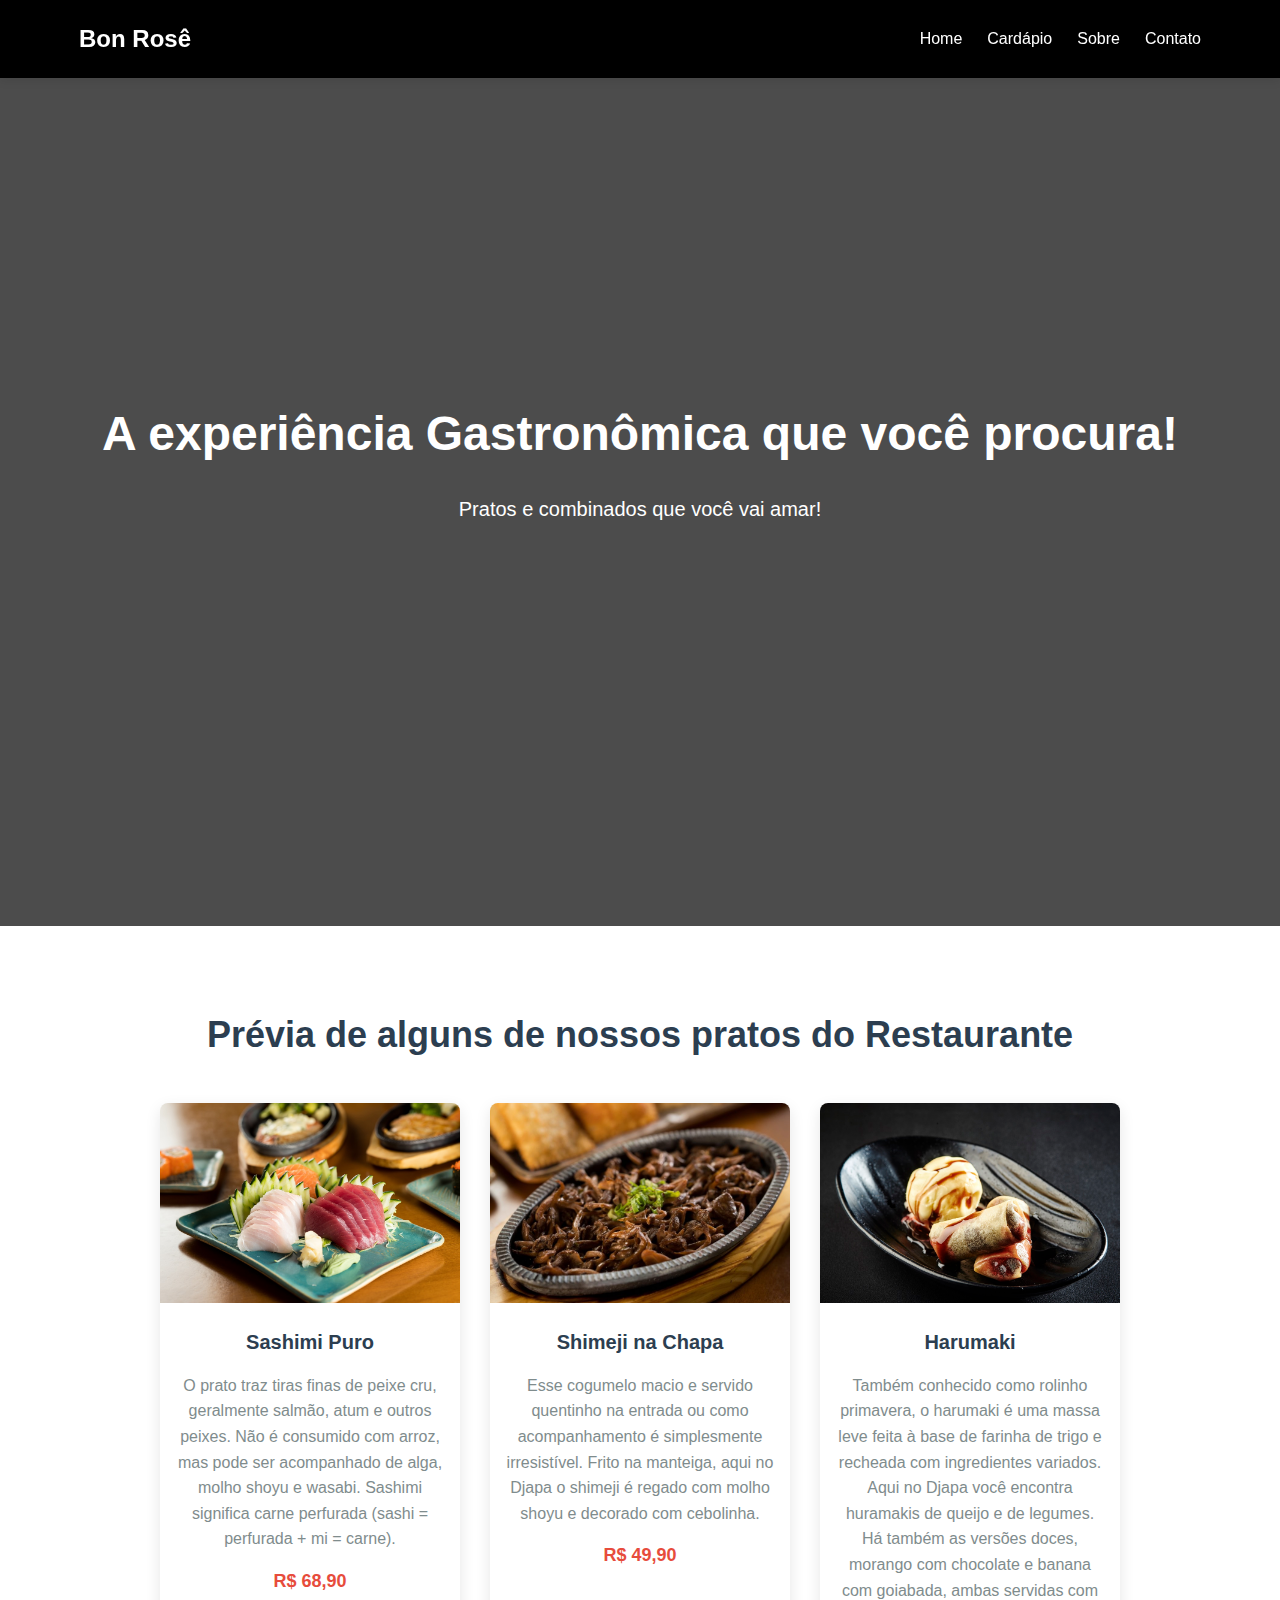
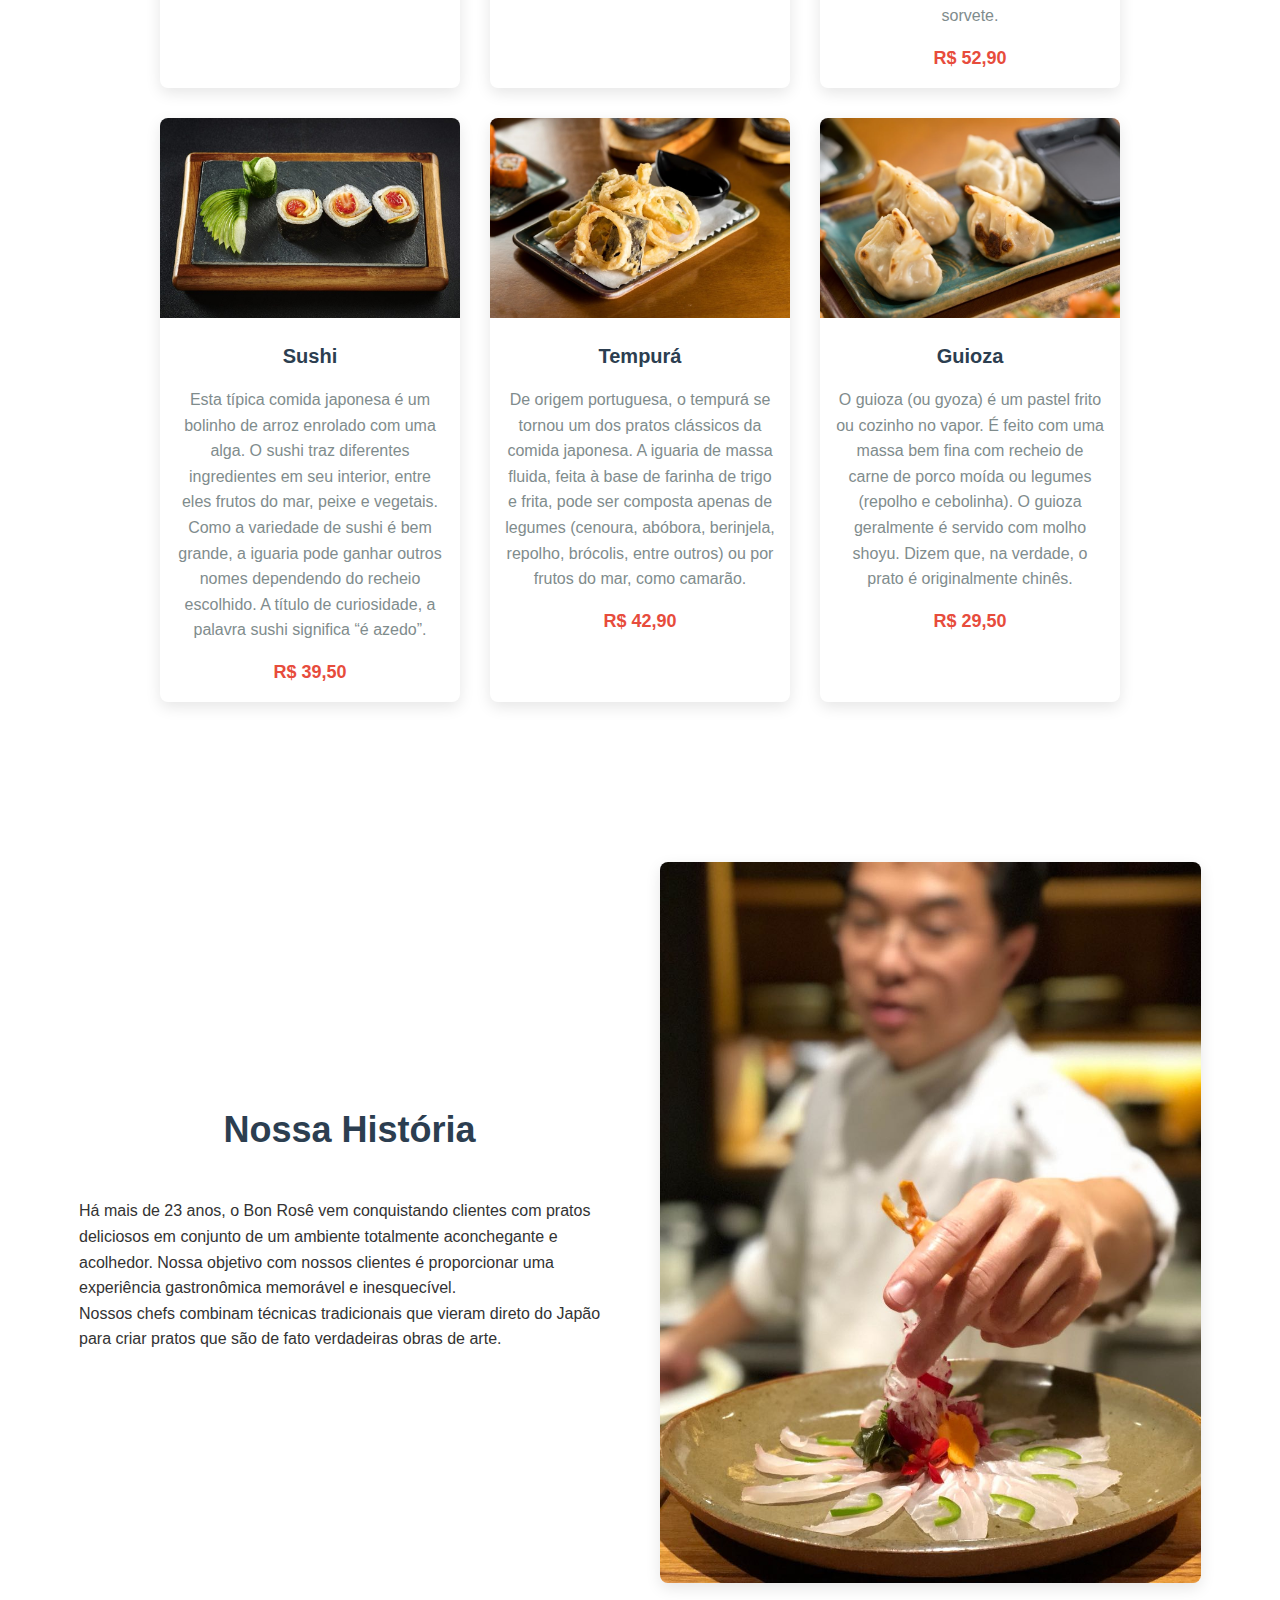
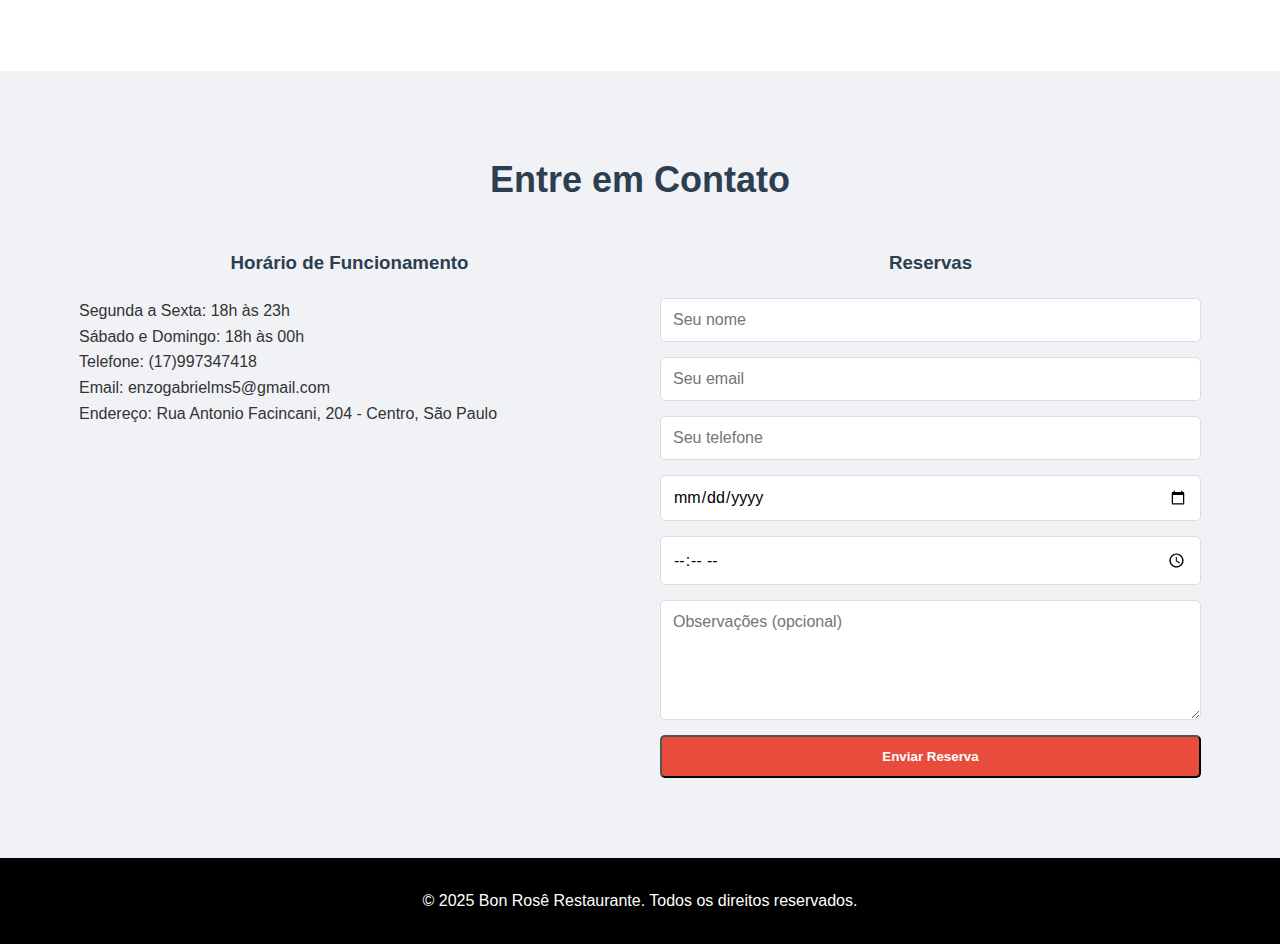
<file: index.html>
<!DOCTYPE html>
<html lang="pt-br">
<head>
    <meta charset="UTF-8">
    <meta name="viewport" content="width=device-width, initial-scale=1.0">
    <title>Bon Rosê - Restaurante</title>
    <link rel="stylesheet" href="style.css">
    <li><a href="cardapio.html">Cardápio</a></li>
</head>
<body>

    <header>
        <div class="container header-content">
            <div class="logo">Bon Rosê</div>
            <nav>
                <ul>
                    <li><a href="#home">Home</a></li>
                    <li><a href="cardapio.html" class="active">Cardápio</a></li>
                    <li><a href="#about">Sobre</a></li>
                    <li><a href="#contact">Contato</a></li>
                </ul>
            </nav>
        </div>
    </header>

    <section id="home" class="hero">
        <div class="hero-content">
            <h1>A experiência Gastronômica que você procura!</h1>
            <p>Pratos e combinados que você vai amar!</p>
        
        </div>
    </section>

    <section class="highlights">
        <div class="container">
            <h2 class="section-title">Prévia de alguns de nossos pratos do Restaurante</h2>
            <div class="dishes">
                <div class="dish-card">
                    <img src="imagens/sashimi.jpg" alt="Prato 1">
                    <h3>Sashimi Puro</h3>
                    <p>O prato traz tiras finas de peixe cru, geralmente salmão, atum e outros peixes. Não é consumido com arroz, mas pode ser acompanhado de alga, molho shoyu e wasabi. Sashimi significa carne perfurada (sashi = perfurada + mi = carne).</p>
                    <span class="price">R$ 68,90</span>
                </div>
                <div class="dish-card">
                    <img src="imagens/shimeji.jpg" alt="Prato 2">
                    <h3>Shimeji na Chapa</h3>
                    <p>Esse cogumelo macio e servido quentinho na entrada ou como acompanhamento é simplesmente irresistível. Frito na manteiga, aqui no Djapa o shimeji é regado com molho shoyu e decorado com cebolinha.</p>
                    <span class="price">R$ 49,90</span>
                </div>
                <div class="dish-card">
                    <img src="imagens/harumaki.jpg" alt="Prato 3">
                    <h3>Harumaki</h3>
                    <p>Também conhecido como rolinho primavera, o harumaki é uma massa leve feita à base de farinha de trigo e recheada com ingredientes variados. Aqui no Djapa você encontra huramakis de queijo e de legumes. Há também as versões doces, morango com chocolate e banana com goiabada, ambas servidas com sorvete.</p>
                    <span class="price">R$ 52,90</span>
                </div>
                <div class="dish-card">
                    <img src="imagens/sushi.jpg" alt="Prato 4">
                    <h3>Sushi</h3>
                    <p>Esta típica comida japonesa é um bolinho de arroz enrolado com uma alga. O sushi traz diferentes ingredientes em seu interior, entre eles frutos do mar, peixe e vegetais. Como a variedade de sushi é bem grande, a iguaria pode ganhar outros nomes dependendo do recheio escolhido. A título de curiosidade, a palavra sushi significa “é azedo”.</p>
                    <span class="price">R$ 39,50</span>
                </div>

                <div class="dish-card">
                    <img src="imagens/tempura.jpg" alt="Prato 5">
                    <h3>Tempurá</h3>
                    <p>De origem portuguesa, o tempurá se tornou um dos pratos clássicos da comida japonesa. A iguaria de massa fluida, feita à base de farinha de trigo e frita, pode ser composta apenas de legumes (cenoura, abóbora, berinjela, repolho, brócolis, entre outros) ou por frutos do mar, como camarão.</p>
                    <span class="price">R$ 42,90</span>
                </div>

                <div class="dish-card">
                    <img src="imagens/guioza.jpg" alt="Prato 6">
                    <h3>Guioza</h3>
                    <p>O guioza (ou gyoza) é um pastel frito ou cozinho no vapor. É feito com uma massa bem fina com recheio de carne de porco moída ou legumes (repolho e cebolinha). O guioza geralmente é servido com molho shoyu. Dizem que, na verdade, o prato é originalmente chinês.</p>
                    <span class="price">R$ 29,50</span>
                </div>      
                
            </div>
        </div>
    </section>

    
        </div>
    </section>

    <section id="about" class="about">
        <div class="container">
            <div class="about-content">
                <div class="about-text">
                    <h2 class="section-title">Nossa História</h2>
                    <p>Há mais de 23 anos, o Bon Rosê vem conquistando clientes com pratos deliciosos em conjunto de um ambiente totalmente aconchegante e acolhedor. Nossa objetivo com nossos clientes é proporcionar uma experiência gastronômica memorável e inesquecível.</p>
                    <p>Nossos chefs combinam técnicas tradicionais que vieram direto do Japão para criar pratos que são de fato verdadeiras obras de arte.</p>
                </div>
                <div class="about-image">
                    <img src="imagens/chefecozinha.jpeg" alt="Interior do restaurante">
                </div>
            </div>
        </div>
    </section>

    <section id="contact" class="contact">
        <div class="container">
            <h2 class="section-title">Entre em Contato</h2>
            <div class="contact-content">
                <div class="contact-info">
                    <h3>Horário de Funcionamento</h3>
                    <p>Segunda a Sexta: 18h às 23h</p>
                    <p>Sábado e Domingo: 18h às 00h</p>
                    <p>Telefone: (17)997347418</p>
                    <p>Email: enzogabrielms5@gmail.com</p>
                    <p>Endereço: Rua Antonio Facincani, 204 - Centro, São Paulo</p>
                </div>
                <div class="contact-form">
                    <h3>Reservas</h3>
                    <form id="reservation-form">
                        <input type="text" placeholder="Seu nome" required>
                        <input type="email" placeholder="Seu email" required>
                        <input type="tel" placeholder="Seu telefone" required>
                        <input type="date" required>
                        <input type="time" required>
                        <textarea placeholder="Observações (opcional)"></textarea>
                        <button type="submit" class="btn">Enviar Reserva</button>
                    </form>
                </div>
            </div>
        </div>
    </section>

    <footer>
        <div class="rodape">
            <p>&copy; 2025 Bon Rosê Restaurante. Todos os direitos reservados.</p>
        </div>
    </footer>

    <script src="cardapio.js"></script>
</body>
</html>
</file>
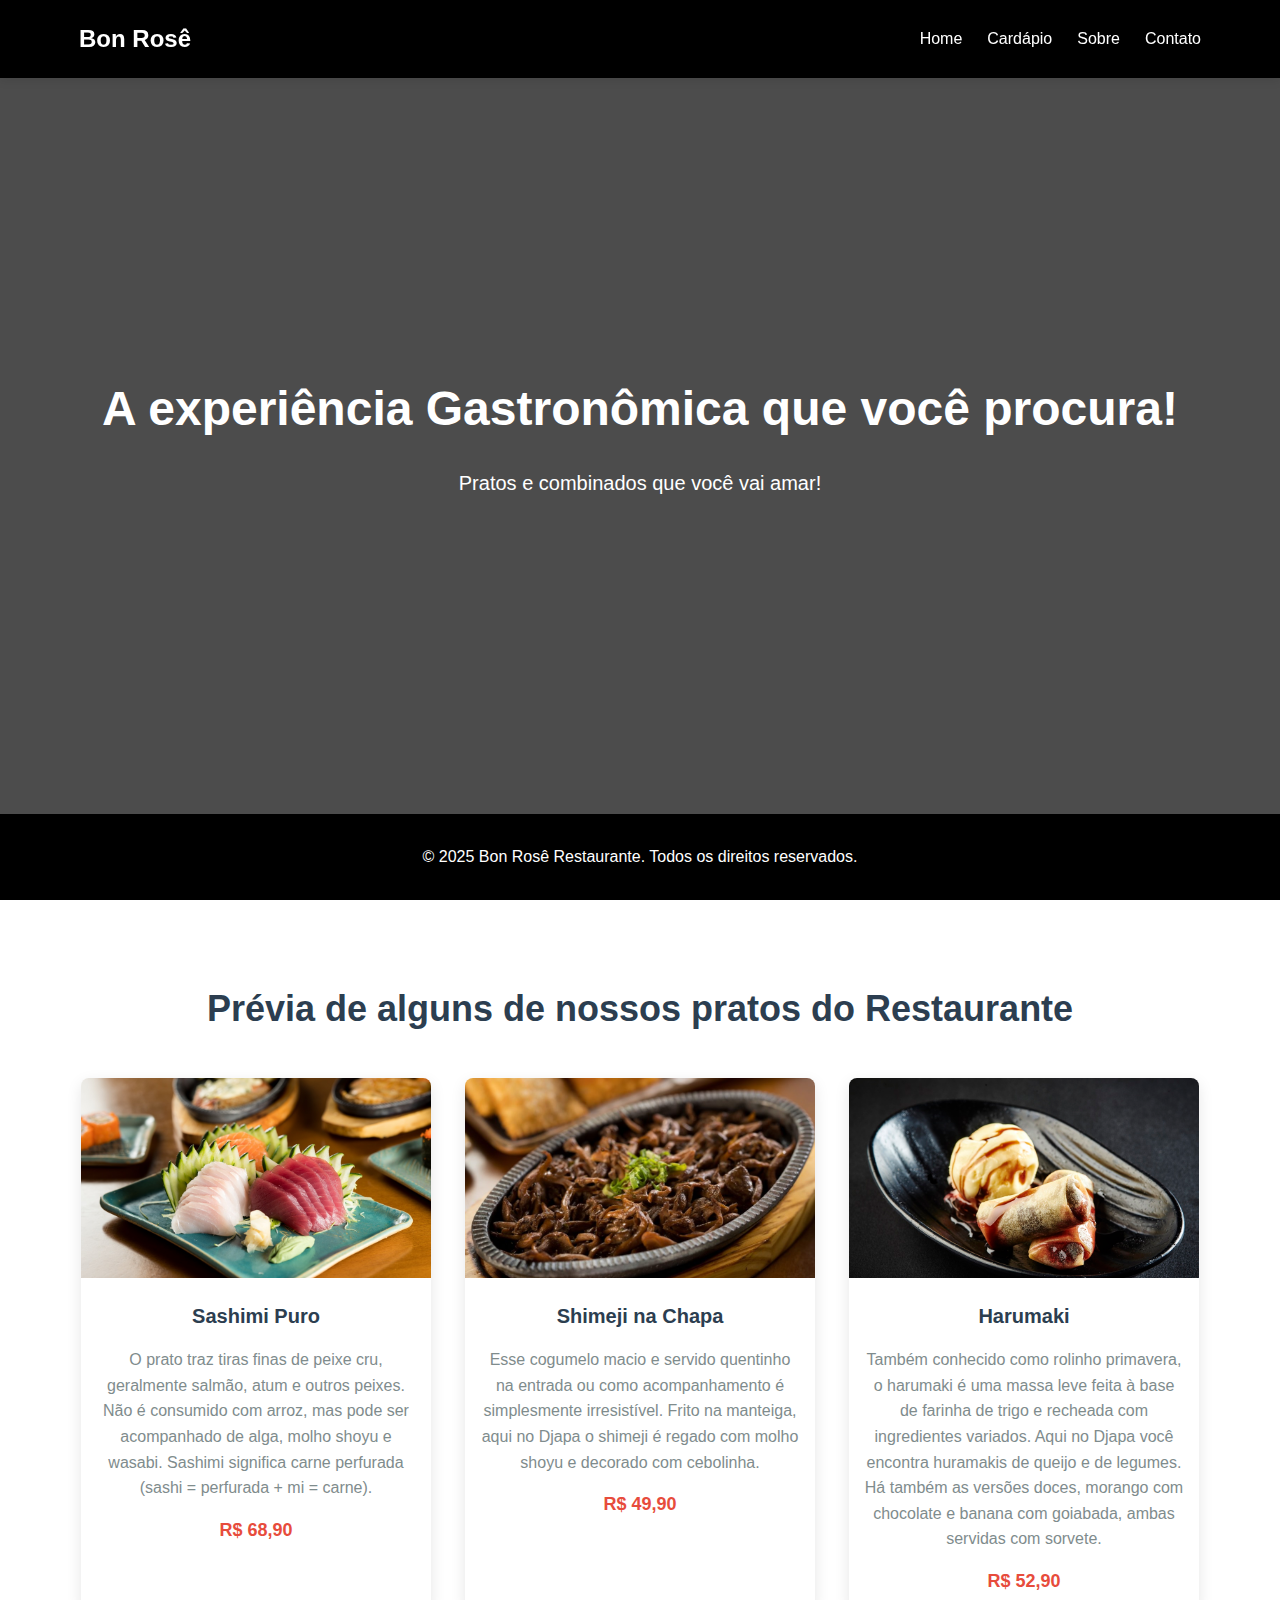
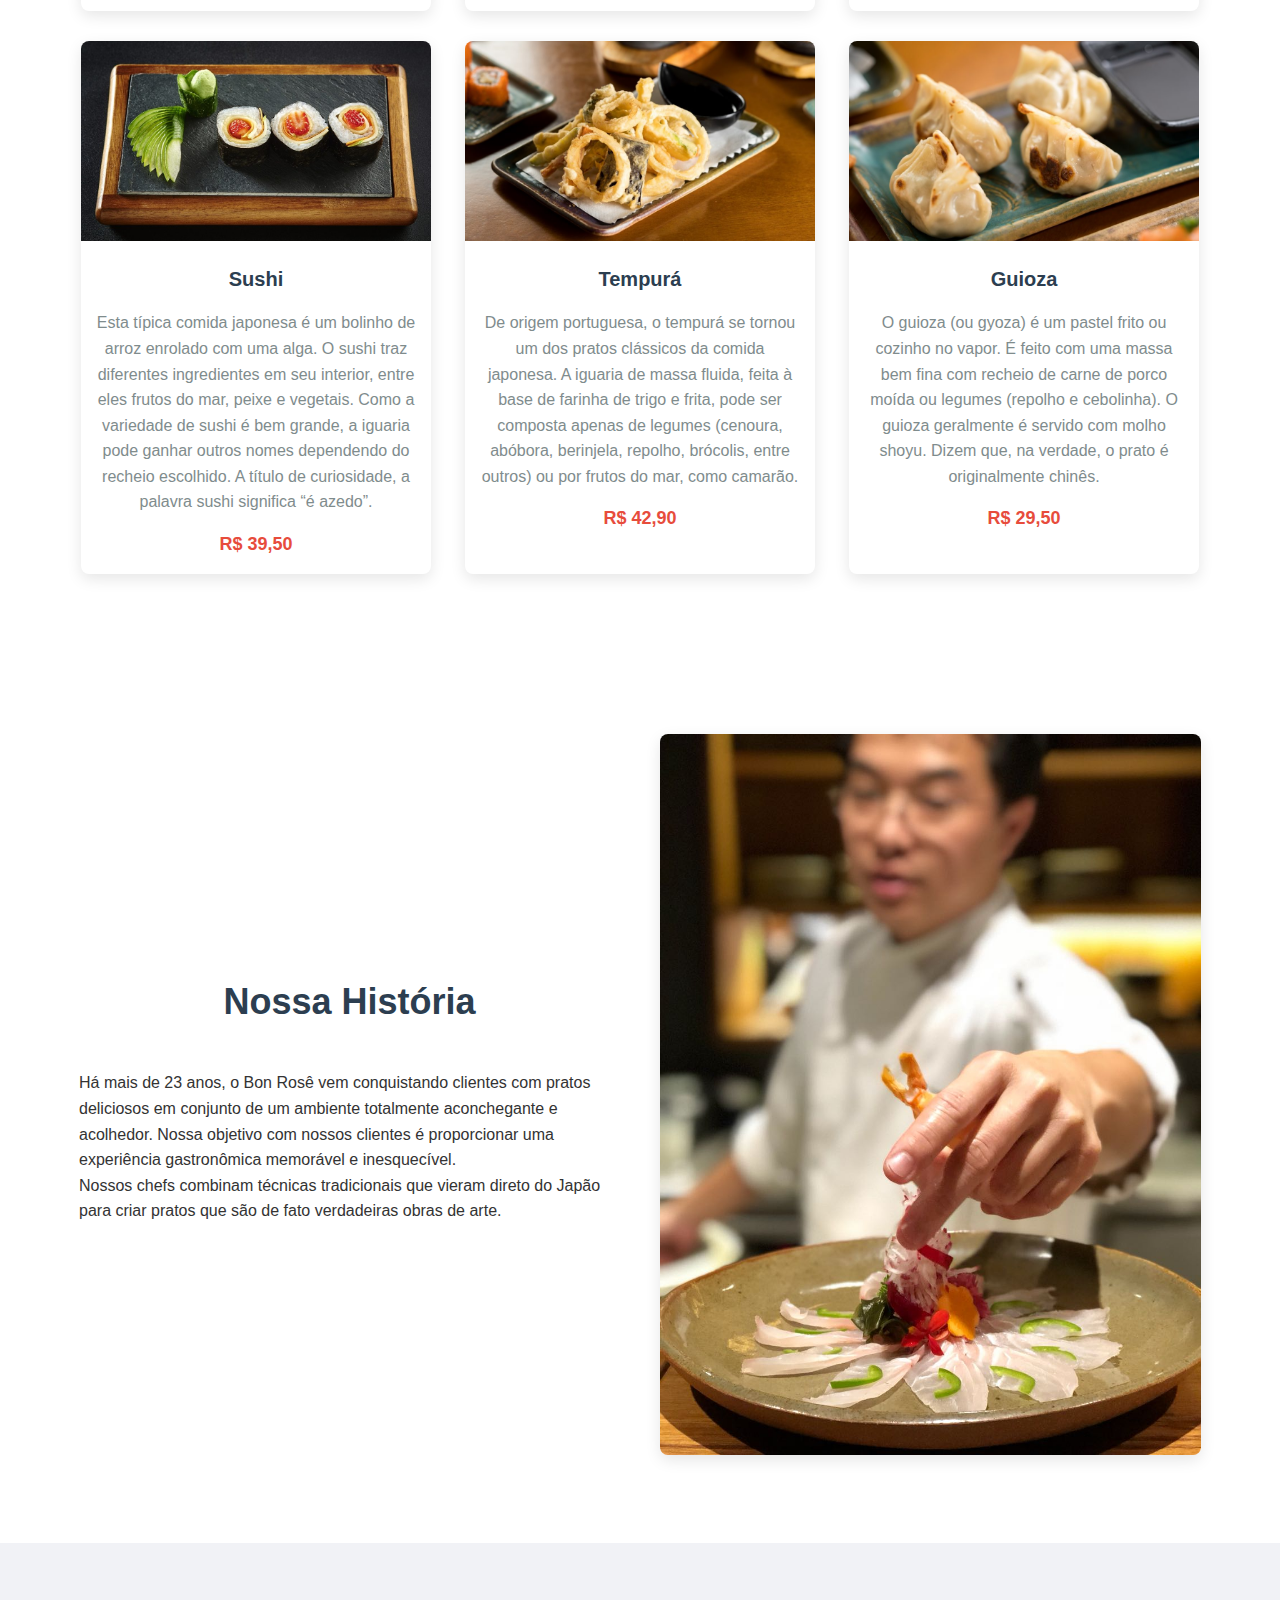
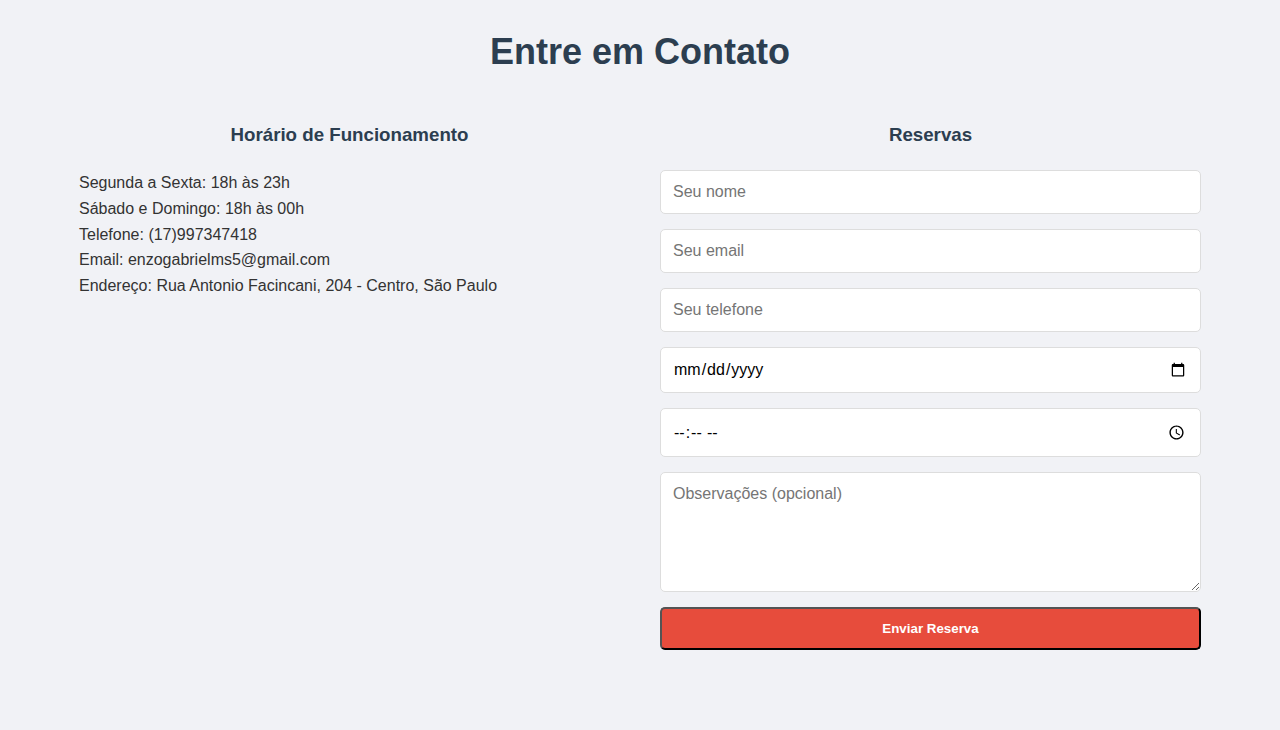
<file: src/app/(screens)/(home)/index.html>
<!DOCTYPE html>
<html lang="pt-br">
<head>
    <meta charset="UTF-8">
    <meta name="viewport" content="width=device-width, initial-scale=1.0">
    <title>Bon Rosê - Restaurante</title>
    <link rel="stylesheet" href="../../../styles/style.css">
</head>
<body>

    <header>
        <div class="container header-content">
            <div class="logo">Bon Rosê</div>
            <nav>   
                <ul>
                    <li><a href="#home">Home</a></li>
                    <li><a href="../cardapio/index.html" class="active">Cardápio</a></li>
                    <li><a href="#about">Sobre</a></li>
                    <li><a href="#contact">Contato</a></li>
                </ul>
            </nav>
        </div>
    </header>

    <section id="home" class="hero">
        <div class="hero-content">
            <h1>A experiência Gastronômica que você procura!</h1>
            <p>Pratos e combinados que você vai amar!</p>
        
        </div>
    </section>

    <section class="highlights">
            <div class="container">
                <h2 class="section-title">Prévia de alguns de nossos pratos do Restaurante</h2>
                <div id="cardDishes" class="dishes"></div>
            </div>
    </section>

    
        </div>
    </section>

    <section id="about" class="about">
        <div class="container">
            <div class="about-content">
                <div class="about-text">
                    <h2 class="section-title">Nossa História</h2>
                    <p>Há mais de 23 anos, o Bon Rosê vem conquistando clientes com pratos deliciosos em conjunto de um ambiente totalmente aconchegante e acolhedor. Nossa objetivo com nossos clientes é proporcionar uma experiência gastronômica memorável e inesquecível.</p>
                    <p>Nossos chefs combinam técnicas tradicionais que vieram direto do Japão para criar pratos que são de fato verdadeiras obras de arte.</p>
                </div>
                <div class="about-image">
                    <img src="../../../imagens/chefecozinha.jpeg" alt="Interior do restaurante">
                </div>
            </div>
        </div>
    </section>

    <section id="contact" class="contact">
        <div class="container">
            <h2 class="section-title">Entre em Contato</h2>
            <div class="contact-content">
                <div class="contact-info">
                    <h3>Horário de Funcionamento</h3>
                    <p>Segunda a Sexta: 18h às 23h</p>
                    <p>Sábado e Domingo: 18h às 00h</p>
                    <p>Telefone: (17)997347418</p>
                    <p>Email: enzogabrielms5@gmail.com</p>
                    <p>Endereço: Rua Antonio Facincani, 204 - Centro, São Paulo</p>
                </div>
                <div class="contact-form">
                    <h3>Reservas</h3>
                    <form id="reservation-form">
                        <input type="text" placeholder="Seu nome" required>
                        <input type="email" placeholder="Seu email" required>
                        <input type="tel" placeholder="Seu telefone" required>
                        <input type="date" required>
                        <input type="time" required>
                        <textarea placeholder="Observações (opcional)"></textarea>
                        <button type="submit" class="btn">Enviar Reserva</button>
                    </form>
                </div>
            </div>
        </div>
    </section>

    <footer>
        <div class="rodape">
            <p>&copy; 2025 Bon Rosê Restaurante. Todos os direitos reservados.</p>
        </div>
    </footer>

    <script src="use-home.js"></script>
</body>
</html>
</file>
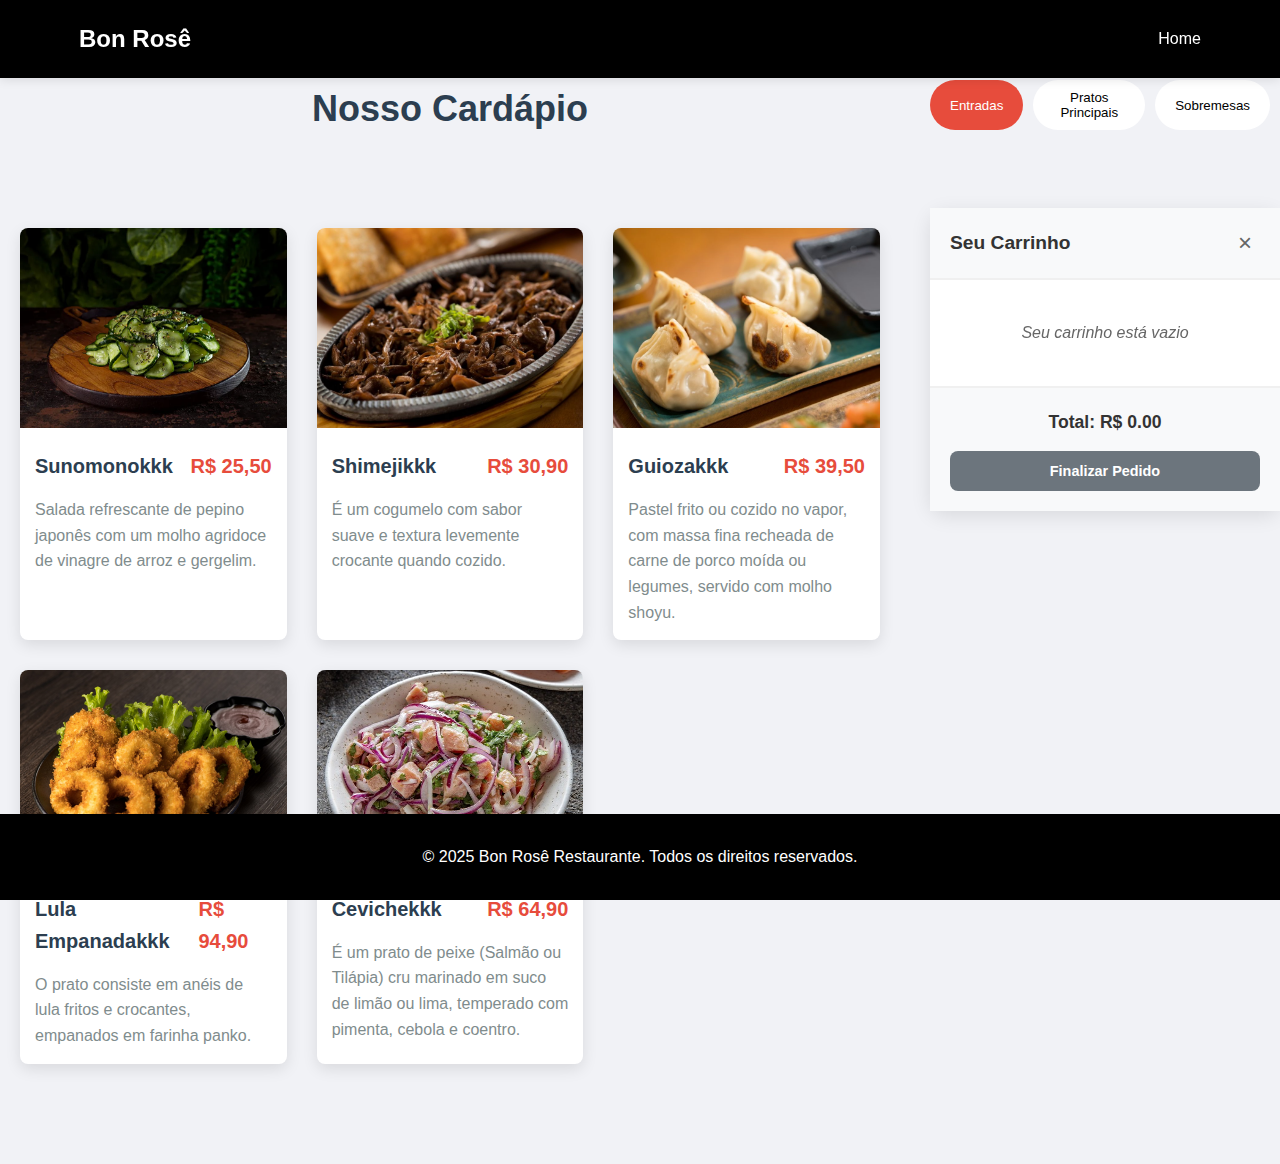
<file: src/app/(screens)/cardapio/index.html>
<!DOCTYPE html>
<html lang="pt-br">
<head>
    <meta charset="UTF-8">
    <meta name="viewport" content="width=device-width, initial-scale=1.0">
    <title>Bon Rosê - Cardápio</title>
    <link rel="stylesheet" href="../../../styles/style.css">
</head>

<body>
    <header>
        
        <div class="container header-content">
            <p class="logo">Bon Rosê</p>
            <nav>
                <ul>
                    <li><a href="../(home)/index.html">Home</a></li>
                    <!-- <li><a href="cardapio.html" class="active">Cardápio</a></li>
                    <li><a href="index.html#about">Sobre</a></li>
                    <li><a href="index.html#contact">Contato</a></li> -->
                </ul>
            </nav>

        </div>
    </header>

    <main class="container-menu">
        
            
            <h2 class="section-title">Nosso Cardápio</h2>


             <div class="carrinho-controls">
            <div class="carrinho-icon" onclick="toggleCarrinho()">
                🛒 <span id="contador-carrinho">0</span>
            </div>
        </div>

        
            <div class="menu-categories">
                <button class="category-btn active" id="entradas">Entradas</button>
                <button class="category-btn" id="principais">Pratos Principais</button>
                <button class="category-btn" id="sobremesas">Sobremesas</button>    
                
            </div>
            <div id="menuItems" class="menu-items"></div>





    <div id="carrinho-lateral" class="carrinho-lateral">
        <div class="carrinho-header">
            <h3>Seu Carrinho</h3>
            <button class="btn-fechar-carrinho" onclick="toggleCarrinho()">×</button>
        </div>
        <div id="itens-carrinho" class="itens-carrinho">
   
        </div>
        <div class="carrinho-footer">
            <div class="total-carrinho">
                <strong>Total: R$ <span id="total">0,00</span></strong>
            </div>
            <button id="btn-finalizar-compra" class="btn-finalizar">Finalizar Pedido</button>
        </div>
    </div>

    <div class="carrinho-overlay" onclick="toggleCarrinho()"></div>
            




    
    </main>

    <footer class="rodape">
        <div>
            <p>&copy; 2025 Bon Rosê Restaurante. Todos os direitos reservados.</p>
        </div>
    </footer>

    <script src="use-cardapio.js"></script>
    <script src="carrinho.js"></script>
 

</body>
</html>
</file>
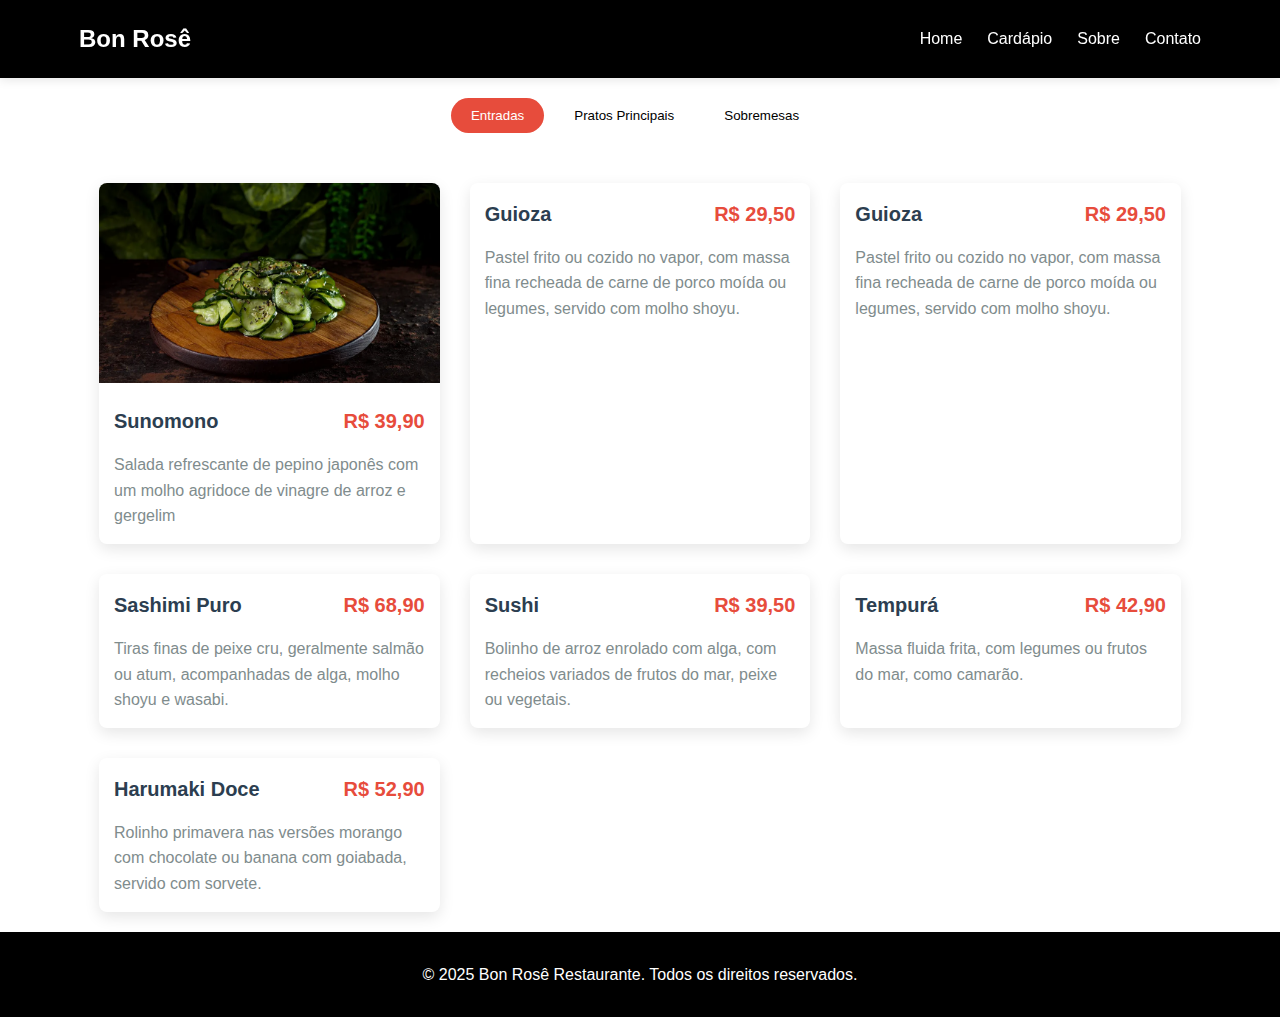
<file: cardapio.html>
<!DOCTYPE html>
<html lang="pt-br">
<head>
    <meta charset="UTF-8">
    <meta name="viewport" content="width=device-width, initial-scale=1.0">
    <title>Bon Rosê - Cardápio</title>
    <link rel="stylesheet" href="style.css">
</head>
<body>
    <header>
        <div class="container header-content">
            <div class="logo">Bon Rosê</div>
            <nav>
                <ul>
                    <li><a href="index.html">Home</a></li>
                    <li><a href="cardapio.html" class="active">Cardápio</a></li>
                    <li><a href="index.html#about">Sobre</a></li>
                    <li><a href="index.html#contact">Contato</a></li>
                </ul>
            </nav>
        </div>
    </header>

    <section class="menu-cardapiozin" id="menu-cardapiozin">
        <div class="container">
            
            <h2 class="section-title">Nosso Cardápio</h2>

            <div class="menu-categories">
                <button class="category-btn active" data-category="entradas">Entradas</button>
                <button class="category-btn" data-category="principais">Pratos Principais</button>
                <button class="category-btn" data-category="sobremesas">Sobremesas</button>
            </div>
            <div class="menu-items">

                <div class="menu-item" data-category="entradas">
                    <img src="imagens/sunomono.webp" alt="Entrada 1">
                    <h3>Sunomono<span class="price">R$ 39,90</span></h3>
                    <p>Salada refrescante de pepino japonês com um molho agridoce de vinagre de arroz e gergelim</p>
                </div>
                <div class="menu-item" data-category="entradas">
                    <h3>Guioza <span class="price">R$ 29,50</span></h3>
                    <p>Pastel frito ou cozido no vapor, com massa fina recheada de carne de porco moída ou legumes, servido com molho shoyu.</p>
                </div>
                <div class="menu-item" data-category="entradas">
                    <h3>Guioza <span class="price">R$ 29,50</span></h3>
                    <p>Pastel frito ou cozido no vapor, com massa fina recheada de carne de porco moída ou legumes, servido com molho shoyu.</p>
                </div>

                <div class="menu-item" data-category="principais">
                    <h3>Sashimi Puro <span class="price">R$ 68,90</span></h3>
                    <p>Tiras finas de peixe cru, geralmente salmão ou atum, acompanhadas de alga, molho shoyu e wasabi.</p>
                </div>
                <div class="menu-item" data-category="principais">
                    <h3>Sushi <span class="price">R$ 39,50</span></h3>
                    <p>Bolinho de arroz enrolado com alga, com recheios variados de frutos do mar, peixe ou vegetais.</p>
                </div>
                <div class="menu-item" data-category="principais">
                    <h3>Tempurá <span class="price">R$ 42,90</span></h3>
                    <p>Massa fluida frita, com legumes ou frutos do mar, como camarão.</p>
                </div>

                <div class="menu-item" data-category="sobremesas">
                    <h3>Harumaki Doce <span class="price">R$ 52,90</span></h3>
                    <p>Rolinho primavera nas versões morango com chocolate ou banana com goiabada, servido com sorvete.</p>
                </div>
            </div>
            



        </div>
    </section>

    <footer>
        <div class="rodape">
            <p>&copy; 2025 Bon Rosê Restaurante. Todos os direitos reservados.</p>
        </div>
    </footer>

    <script src="cardapio.js"></script>

    


</body>
</html>
</file>
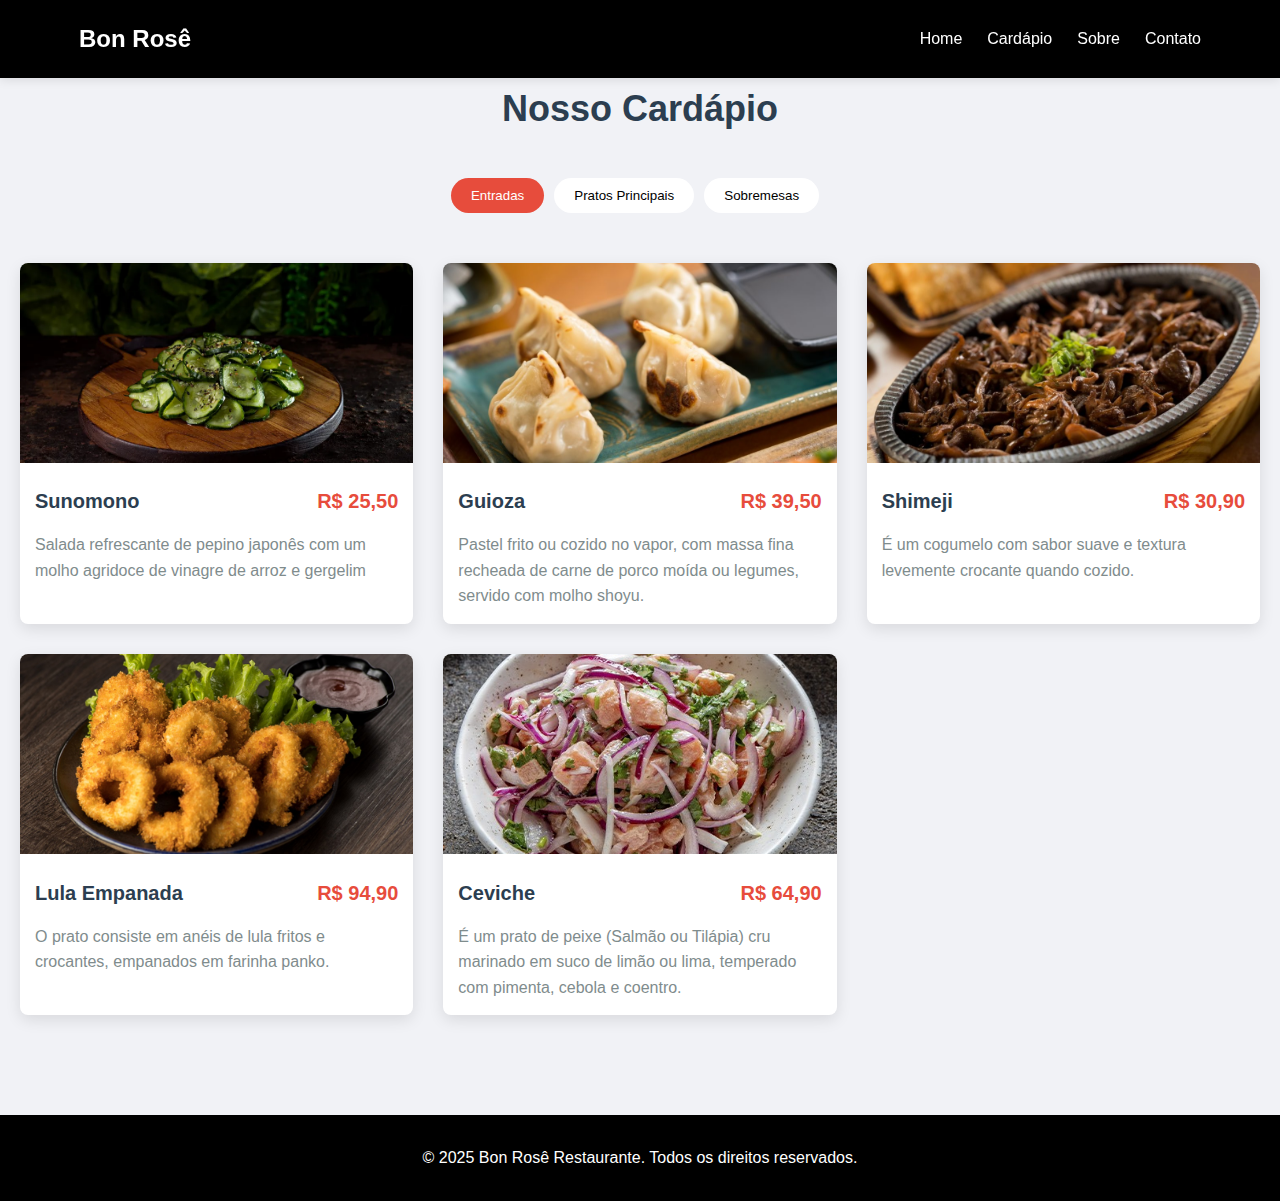
<file: src/cardapio.html>
<!DOCTYPE html>
<html lang="pt-br">
<head>
    <meta charset="UTF-8">
    <meta name="viewport" content="width=device-width, initial-scale=1.0">
    <title>Bon Rosê - Cardápio</title>
    <link rel="stylesheet" href="style.css">
</head>
<body>
    <header>
        <div class="container header-content">
            <p class="logo">Bon Rosê</p>
            <nav>
                <ul>
                    <li><a href="index.html">Home</a></li>
                    <li><a href="cardapio.html" class="active">Cardápio</a></li>
                    <li><a href="index.html#about">Sobre</a></li>
                    <li><a href="index.html#contact">Contato</a></li>
                </ul>
            </nav>
        </div>
    </header>

    <main class="container-menu">
        
            
            <h2 class="section-title">Nosso Cardápio</h2>

            <div class="menu-categories">
                <button class="category-btn active" id="entradas">Entradas</button>
                <button class="category-btn" id="principais">Pratos Principais</button>
                <button class="category-btn" id="sobremesas">Sobremesas</button>    
            </div>
            <div class="menu-items">

                <div class="menu-item" data-category="entradas">
                    <img src="imagens/sunomono.webp" alt="Entrada 1">
                    <h3>Sunomono<span class="price">R$ 25,50</span></h3>
                    <p>Salada refrescante de pepino japonês com um molho agridoce de vinagre de arroz e gergelim</p>
                </div>
                <div class="menu-item" data-category="entradas">
                    <img src="imagens/guioza.jpg" alt="Entrada 2">
                    <h3>Guioza <span class="price">R$ 39,50</span></h3>
                    <p>Pastel frito ou cozido no vapor, com massa fina recheada de carne de porco moída ou legumes, servido com molho shoyu.</p>
                </div>
                <div class="menu-item" data-category="entradas">
                    <img src="imagens/shimeji.jpg" alt="Entrada 3">
                    <h3>Shimeji <span class="price">R$ 30,90</span></h3>
                    <p>É um cogumelo com sabor suave e textura levemente crocante quando cozido.</p>
                </div>
                <div class="menu-item" data-category="entradas">
                    <img src="imagens/lula-empanada.jpg" alt="Entrada 4">
                    <h3>Lula Empanada <span class="price">R$ 94,90</span></h3>
                    <p>O prato consiste em anéis de lula fritos e crocantes, empanados em farinha panko.</p>
                </div>
                <div class="menu-item" data-category="entradas">
                    <img src="imagens/ceviche.jpg" alt="Entrada 5">
                    <h3>Ceviche <span class="price">R$ 64,90</span></h3>
                    <p>É um prato de peixe (Salmão ou Tilápia) cru marinado em suco de limão ou lima, temperado com pimenta, cebola e coentro.</p>
                </div>

                <div class="menu-item" data-category="principais">
                    <img src="imagens/sashimi.jpg" alt="Principal">
                    <h3>Sashimi Puro <span class="price">R$ 68,90</span></h3>
                    <p>Tiras finas de peixe cru, geralmente salmão ou atum, acompanhadas de alga, molho shoyu e wasabi.</p>
                </div>
                <div class="menu-item" data-category="principais">
                    <img src="imagens/sushi.jpg" alt="Principal">
                    <h3>Sushi <span class="price">R$ 39,50</span></h3>
                    <p>Bolinho de arroz enrolado com alga, com recheios variados de frutos do mar, peixe ou vegetais.</p>
                </div>
                <div class="menu-item" data-category="principais">
                    <img src="imagens/tempura.jpg" alt="Principal">
                    <h3>Tempurá <span class="price">R$ 42,90</span></h3>
                    <p>Massa fluida frita, com legumes ou frutos do mar, como camarão.</p>
                </div>
                <div class="menu-item" data-category="principais">
                    <img src="imagens/hotroll.webp" alt="Principal">
                    <h3>Hot Roll <span class="price">R$ 12,90</span></h3>
                    <p>São 10 unidades de um tipo de sushi empanado e frito, feito com salmão, arroz japonês e cream cheese, enrolados em alga nori, empanados em uma massa de farinha de trigo e farinha panko.</p>
                </div>
                <div class="menu-item" data-category="principais">
                    <img src="imagens/hotroll-camarao.png" alt="Principal">
                    <h3>Hot Roll Camarão<span class="price">R$ 12,90</span></h3>
                    <p>É um tipo de sushi empanado e frito, feito com camarão, arroz japonês e cream cheese, enrolados em alga nori, empanados em uma massa de farinha de trigo e farinha panko.</p>
                </div>

                <div class="menu-item" data-category="sobremesas">
                    <img src="imagens/harumaki.jpg" alt="sobremesa 1">
                    <h3>Harumaki Doce <span class="price">R$ 52,90</span></h3>
                    <p>Rolinho primavera nas versões morango com chocolate ou banana com goiabada, servido com sorvete.</p>
                </div>
                <div class="menu-item" data-category="sobremesas">
                    <img src="imagens/salmaoFlambado.jpg" alt="sobremesa 2">
                    <h3>Salmão Flambado<span class="price">R$ 52,90</span></h3>
                    <p>Salmão grelhado flambado com geleia de maracujá</p>
                </div>
            </div>
            
    </main>

    <footer>
        <div class="rodape">
            <p>&copy; 2025 Bon Rosê Restaurante. Todos os direitos reservados.</p>
        </div>
    </footer>

    <script src="cardapio.js"></script>

    


</body>
</html>
</file>
<file: style.css>
* {
    margin: 0;
    padding: 0;
    box-sizing: border-box;
    font-family: 'Segoe UI', Tahoma, Geneva, Verdana, sans-serif;
}

body {
    background-color: #ffffff;
    color: #333;
    line-height: 1.6;
}

.container {
    width: 90%;
    max-width: 1200px;
    margin: 0 auto;
    padding: 0 15px;
}

header {
    background-color: #000000;
    color: white;
    padding: 20px 0;
    position: fixed;
    width: 100%;
    top: 0;
    z-index: 1000;
    box-shadow: 0 2px 10px rgba(0, 0, 0, 0.1);
}

.header-content {
    display: flex;
    justify-content: space-between;
    align-items: center;
}

.logo {
    font-size: 24px;
    font-weight: bold;
    color: #ffffff;
}

nav ul {
    display: flex;
    list-style: none;
}

nav ul li {
    margin-left: 25px;
}

nav ul li a {
    color: white;
    text-decoration: none;
    font-weight: 500;
    transition: color 0.3s;
}

nav ul li a:hover {
    color: #e74c3c;
}

.hero {
    background: linear-gradient(rgba(0, 0, 0, 0.7), rgba(0, 0, 0, 0.7)), url('https://s2-casavogue.glbimg.com/8HhglSKQbLSBwKGH_rO0VkkibQE=/0x0:4064x2709/984x0/smart/filters:strip_icc()/i.s3.glbimg.com/v1/AUTH_d72fd4bf0af74c0c89d27a5a226dbbf8/internal_photos/bs/2024/1/e/b5Z9sHTFCV14mihMWSBw/melhores-restauranres-japoneses-sp-geiko-san.jpg');
    background-size: cover;
    background-position: center;
    height: 100vh;
    display: flex;
    align-items: center;
    justify-content: center;
    text-align: center;
    
    color: white;
}

.hero-content h1 {
    font-size: 48px;
    margin-bottom: 20px;
    animation: fadeIn 2s;
}

.hero-content p {
    font-size: 20px;
    margin-bottom: 30px;
    animation: fadeIn 3s;
}

.btn {
    display: inline-block;
    background: #e74c3c;
    color: white;
    padding: 12px 30px;
    text-decoration: none;
    border-radius: 5px;
    font-weight: bold;
    transition: background 0.3s;
}

.btn:hover {
    background: #c0392b;
}

.highlights {
    padding: 80px 0;
    text-align: center;
}

.section-title {
    font-size: 36px;
    margin-bottom: 40px;
    color: #2c3e50;
    position: relative;
    text-align: center;
}


.dishes {
    display: flex;
    justify-content: center;
    flex-wrap: wrap;
    gap: 30px;
}

.dish-card {
    background: white;
    border-radius: 8px;
    overflow: hidden;
    width: 300px;
    box-shadow: 0 5px 15px rgba(0, 0, 0, 0.1);
    transition: transform 0.3s;
}

.dish-card:hover {
    transform: translateY(-10px);
}

.dish-card img {
    width: 100%;
    height: 200px;
    object-fit: cover;
}

.dish-card h3 {
    padding: 15px;
    font-size: 20px;
    color: #2c3e50;
}

.dish-card p {
    padding: 0 15px;
    color: #7f8c8d;
}

.dish-card .price {
    display: block;
    padding: 15px;
    font-weight: bold;
    color: #e74c3c;
    font-size: 18px;
}

.menu {
    padding: 80px 0;
    background-color: #f1f2f6;
}


.menu-categories {
    display: flex;
    justify-content: center;
    margin-bottom: 20px;
}

.category-btn {
    background: white;
    border: none;
    padding: 10px 20px;
    margin: 0 10px 10px 0;
    border-radius: 30px;
    cursor: pointer;
    font-weight: 500;
    transition: all 0.3s;
}

.category-btn.active, .category-btn:hover {
    background: #e74c3c;
    color: white;
}

.menu-items {
    display: grid;
    grid-template-columns: 1fr 1fr 1fr;
    gap: 30px;
    padding: 20px;
}

.container-menu {
    padding: 80px 0;
    background-color: #f1f2f6;
}

.menu-item {
    background: white;
    border-radius: 8px;
    overflow: hidden;
    box-shadow: 0 5px 15px rgba(0, 0, 0, 0.1);
    transition: transform 0.3s;
}

.menu-item:hover {
    transform: translateY(-10px);
}

.menu-item img {
    width: 100%;
    height: 200px;
    object-fit: cover;
}

.menu-item h3 {
    padding: 15px;
    font-size: 20px;
    color: #2c3e50;
    display: flex;
    justify-content: space-between;
}

.menu-item .price {
    color: #e74c3c;
    font-weight: bold;
}

.menu-item p {
    padding: 0 15px 15px;
    color: #7f8c8d;
}

.about {
    padding: 80px 0;
}

.about-content {
    display: flex;
    align-items: center;
    flex-wrap: wrap;
    gap: 40px;
}

.about-text {
    flex: 1;
    min-width: 300px;
}

.about-image {
    flex: 1;
    min-width: 300px;
}

.about-image img {
    width: 100%;
    border-radius: 8px;
    box-shadow: 0 5px 15px rgba(0, 0, 0, 0.1);
}

.contact {
    padding: 80px 0;
    background-color: #f1f2f6;
}

.contact-content {
    display: flex;
    flex-wrap: wrap;
    gap: 40px;
}

.contact-info, .contact-form {
    flex: 1;
    min-width: 300px;
}

.contact-info h3, .contact-form h3 {
    margin-bottom: 20px;
    color: #2c3e50;
    text-align: center;
}

.contact-form form {
    display: flex;
    flex-direction: column;
}

.contact-form input, .contact-form textarea {
    margin-bottom: 15px;
    padding: 12px;
    border: 1px solid #ddd;
    border-radius: 5px;
    font-size: 16px;
}

.contact-form textarea {
    height: 120px;
    resize: vertical;
}

.rodape {
    background: #000000;
    color: white;
    text-align: center;
    padding: 30px 0;
    position: flex;
    width: 100%;
    bottom: 0;
}

@keyframes fadeIn {
    from { opacity: 0; }
    to { opacity: 1; }
}

@media (max-width: 768px) {
    .header-content {
        flex-direction: column;
        text-align: center;
    }
    
    nav ul {
        margin-top: 15px;
    }
    
    .hero-content h1 {
        font-size: 32px;
    }
    
    .hero-content p {
        font-size: 18px;
    }
    
    .dishes {
        flex-direction: column;
        align-items: center;
    }
    
    .about-content, .contact-content {
        flex-direction: column;
    }

    
    
    nav ul li a.active {
    color: #e74c3c;
}
}
</file>
<file: src/styles/style.css>
* {
    margin: 0;
    padding: 0;
    box-sizing: border-box;
    font-family: 'Segoe UI', Tahoma, Geneva, Verdana, sans-serif;
}

body {
    background-color: #ffffff;
    color: #333;
    line-height: 1.6;
    height: 100vh;

}

.container {
    width: 90%;
    max-width: 1200px;
    margin: 0 auto;
    padding: 0 15px;
}

header {
    background-color: #000000;
    color: white;
    padding: 20px 0;
    position: fixed;
    width: 100%;
    top: 0;
    z-index: 1000;
    box-shadow: 0 2px 10px rgba(0, 0, 0, 0.1);
}

.header-content {
    display: flex;
    justify-content: space-between;
    align-items: center;
}

.logo {
    font-size: 24px;
    font-weight: bold;
    color: #ffffff;
}

nav ul {
    display: flex;
    list-style: none;
}

nav ul li {
    margin-left: 25px;
}

nav ul li a {
    color: white;
    text-decoration: none;
    font-weight: 500;
    transition: color 0.3s;
}

nav ul li a:hover {
    color: #e74c3c;
}

.hero {
    background: linear-gradient(rgba(0, 0, 0, 0.7), rgba(0, 0, 0, 0.7)), url('https://s2-casavogue.glbimg.com/8HhglSKQbLSBwKGH_rO0VkkibQE=/0x0:4064x2709/984x0/smart/filters:strip_icc()/i.s3.glbimg.com/v1/AUTH_d72fd4bf0af74c0c89d27a5a226dbbf8/internal_photos/bs/2024/1/e/b5Z9sHTFCV14mihMWSBw/melhores-restauranres-japoneses-sp-geiko-san.jpg');
    background-size: cover;
    background-position: center;
    height: 100vh;
    display: flex;
    align-items: center;
    justify-content: center;
    text-align: center;
    
    color: white;
}

.hero-content h1 {
    font-size: 48px;
    margin-bottom: 20px;
    animation: fadeIn 2s;
}

.hero-content p {
    font-size: 20px;
    margin-bottom: 30px;
    animation: fadeIn 3s;
}

.btn {
    display: inline-block;
    background: #e74c3c;
    color: white;
    padding: 12px 30px;
    text-decoration: none;
    border-radius: 5px;
    font-weight: bold;
    transition: background 0.3s;
}

.btn:hover {
    background: #c0392b;
}

.highlights {
    padding: 80px 0;
    text-align: center;
}

.section-title {
    font-size: 36px;
    margin-bottom: 40px;
    color: #2c3e50;
    position: relative;
    text-align: center;
}


.dishes {
    display: flex;
    justify-content: space-around;
    flex-wrap: wrap;
    gap: 30px;
    /* background-color: #2c3e50; */
}

.dish-card {
    background: white;
    border-radius: 8px;
    overflow: hidden;
    width: 350px;
    box-shadow: 0 5px 15px rgba(0, 0, 0, 0.1);
    transition: transform 0.3s;
}

.dish-card:hover {
    transform: translateY(-10px);
}

.dish-card img {
    width: 100%;
    height: 200px;
    object-fit: cover;
}

.dish-card h3 {
    padding: 15px;
    font-size: 20px;
    color: #2c3e50;
}

.dish-card p {
    padding: 0 15px;
    color: #7f8c8d;
}

.dish-card .price {
    display: block;
    padding: 15px;
    font-weight: bold;
    color: #e74c3c;
    font-size: 18px;
}

.menu {
    padding: 80px 0;
    background-color: #f1f2f6;
}


.menu-categories {
    display: flex;
    justify-content: center;
    margin-bottom: 20px;
}

.category-btn {
    background: white;
    border: none;
    padding: 10px 20px;
    margin: 0 10px 10px 0;
    border-radius: 30px;
    cursor: pointer;
    font-weight: 500;
    transition: all 0.3s;
}

.category-btn.active, .category-btn:hover {
    background: #e74c3c;
    color: white;
}

.menu-items {
    display: grid;
    grid-template-columns: 1fr 1fr 1fr;
    gap: 30px;
    padding: 20px;
}

.container-menu {
    padding: 80px 0;
    background-color: #f1f2f6;
}

.menu-item {
    background: white;
    border-radius: 8px;
    overflow: hidden;
    box-shadow: 0 5px 15px rgba(0, 0, 0, 0.1);
    transition: transform 0.3s;
}

.menu-item:hover {
    transform: translateY(-10px);
}

.menu-item img {
    width: 100%;
    height: 200px;
    object-fit: cover;
}

.menu-item h3 {
    padding: 15px;
    font-size: 20px;
    color: #2c3e50;
    display: flex;
    justify-content: space-between;
}

.menu-item .price {
    color: #e74c3c;
    font-weight: bold;
}

.menu-item p {
    padding: 0 15px 15px;
    color: #7f8c8d;
}

.about {
    padding: 80px 0;
}

.about-content {
    display: flex;
    align-items: center;
    flex-wrap: wrap;
    gap: 40px;
}

.about-text {
    flex: 1;
    min-width: 300px;
}

.about-image {
    flex: 1;
    min-width: 300px;
}

.about-image img {
    width: 100%;
    border-radius: 8px;
    box-shadow: 0 5px 15px rgba(0, 0, 0, 0.1);
}

.contact {
    padding: 80px 0;
    background-color: #f1f2f6;
}

.contact-content {
    display: flex;
    flex-wrap: wrap;
    gap: 40px;
}

.contact-info, .contact-form {
    flex: 1;
    min-width: 300px;
}

.contact-info h3, .contact-form h3 {
    margin-bottom: 20px;
    color: #2c3e50;
    text-align: center;
}

.contact-form form {
    display: flex;
    flex-direction: column;
}

.contact-form input, .contact-form textarea {
    margin-bottom: 15px;
    padding: 12px;
    border: 1px solid #ddd;
    border-radius: 5px;
    font-size: 16px;
}

.contact-form textarea {
    height: 120px;
    resize: vertical;
}

.rodape {
    background: #000000;
    color: white;
    text-align: center;
    padding: 30px 0;
    position: fixed;
    width: 100%;
    bottom: 0;
}

@keyframes fadeIn {
    from { opacity: 0; }
    to { opacity: 1; }
}

@media (max-width: 768px) {
    .header-content {
        flex-direction: column;
        text-align: center;
    }
    
    nav ul {
        margin-top: 15px;
    }
    
    .hero-content h1 {
        font-size: 32px;
    }
    
    .hero-content p {
        font-size: 18px;
    }
    
    .dishes {
        flex-direction: column;
        align-items: center;
    }
    
    .about-content, .contact-content {
        flex-direction: column;
    }

    
    
    nav ul li a.active {
    color: #e74c3c;
}
    .icon-cart {
        width: 900px;
        max-width: 90vw;
        margin: auto;
        text-align: center;
        padding-top: 10px;
}
    svg{
    width: 30px;
}
    header {
        display: flex;
        align-items: center;
        justify-content: space-between;
        padding: 20px 0;
    }
    header .icon-cart span{
        display: block;
        width: 30px;
        height: 30px;
        background-color: red;
    }
}




/* Ícone do carrinho */
.cart-icon {
    position: absolute;
    right: 25px;
    top: 20px;
    cursor: pointer;
    font-size: 26px;
}

/* Sidebar do carrinho */
#cartSidebar {
    position: fixed;
    top: 0;
    right: -350px;
    width: 350px;
    height: 100%;
    background: #ffffff;
    box-shadow: -2px 0 8px rgba(0,0,0,0.2);
    padding: 20px;
    transition: right 0.3s ease;
    display: flex;
    flex-direction: column;
    z-index: 999;
}

#cartSidebar.open {
    right: 0;
}

.close-cart {
    align-self: flex-end;
    cursor: pointer;
    font-size: 20px;
    margin-bottom: 20px;
}








/* ===== ESTILOS DO CARRINHO ===== */

.carrinho-controls {
    display: flex;
    justify-content: flex-end;
    margin-bottom: 20px;
}

.carrinho-icon {
    background: #ff6b6b;
    color: white;
    padding: 10px 15px;
    border-radius: 25px;
    cursor: pointer;
    display: flex;
    align-items: center;
    gap: 8px;
    font-weight: bold;
    transition: all 0.3s ease;
}

.carrinho-icon:hover {
    background: #ff5252;
    transform: translateY(-2px);
}

#contador-carrinho {
    background: #fff;
    color: #ff6b6b;
    border-radius: 50%;
    width: 24px;
    height: 24px;
    display: flex;
    align-items: center;
    justify-content: center;
    font-size: 0.8rem;
    font-weight: bold;
}

/* Carrinho Lateral */
.carrinho-lateral {
    background: white;
    border-radius: 15px;
    box-shadow: 0 5px 20px rgba(0,0,0,0.1);
    height: fit-content;
    position: fixed;
    top: 0;
    right: -100%;
    width: 90%;
    max-width: 400px;
    height: 100vh;
    z-index: 999;
    transition: right 0.3s ease;
    display: flex;
    flex-direction: column;
}

.carrinho-lateral.active {
    right: 0;
}

.carrinho-header {
    display: flex;
    justify-content: space-between;
    align-items: center;
    padding: 20px;
    border-bottom: 2px solid #f0f0f0;
    background: #f8f9fa;
}

.carrinho-header h3 {
    margin: 0;
    color: #333;
    font-size: 1.2rem;
}

.btn-fechar-carrinho {
    background: none;
    border: none;
    font-size: 1.5rem;
    cursor: pointer;
    color: #666;
    padding: 0;
    width: 30px;
    height: 30px;
    display: flex;
    align-items: center;
    justify-content: center;
    border-radius: 50%;
}

.btn-fechar-carrinho:hover {
    background: #e9ecef;
    color: #ff6b6b;
}

.itens-carrinho {
    flex: 1;
    overflow-y: auto;
    padding: 0 20px;
}

.item-carrinho {
    display: flex;
    justify-content: space-between;
    align-items: center;
    padding: 15px 0;
    border-bottom: 1px solid #f0f0f0;
}

.item-carrinho:last-child {
    border-bottom: none;
}

.info-item h4 {
    margin: 0 0 5px 0;
    color: #333;
    font-size: 0.9rem;
}

.info-item p {
    margin: 0;
    color: #ff6b6b;
    font-weight: bold;
    font-size: 0.9rem;
}

.controles-item {
    display: flex;
    align-items: center;
    gap: 10px;
}

.btn-quantidade {
    background: #f8f9fa;
    border: 1px solid #ddd;
    width: 30px;
    height: 30px;
    border-radius: 50%;
    cursor: pointer;
    display: flex;
    align-items: center;
    justify-content: center;
    font-weight: bold;
    transition: all 0.2s ease;
    font-size: 0.8rem;
}

.btn-quantidade:hover {
    background: #e9ecef;
    border-color: #ff6b6b;
}

.btn-remover {
    background: #dc3545;
    color: white;
    border: none;
    padding: 5px 10px;
    border-radius: 5px;
    cursor: pointer;
    font-size: 0.7rem;
    transition: background 0.3s ease;
}

.btn-remover:hover {
    background: #c82333;
}

.carrinho-footer {
    padding: 20px;
    border-top: 2px solid #f0f0f0;
    background: #f8f9fa;
}

.total-carrinho {
    text-align: center;
    font-size: 1.1rem;
    margin-bottom: 15px;
    color: #333;
}

.btn-finalizar {
    width: 100%;
    background: #28a745;
    color: white;
    border: none;
    padding: 12px;
    border-radius: 8px;
    font-weight: bold;
    cursor: pointer;
    transition: all 0.3s ease;
    font-size: 0.9rem;
}

.btn-finalizar:hover {
    background: #218838;
    transform: translateY(-2px);
}

.btn-finalizar:disabled {
    background: #6c757d;
    cursor: not-allowed;
    transform: none;
}

.carrinho-vazio {
    text-align: center;
    color: #666;
    font-style: italic;
    padding: 40px 20px;
}

/* Overlay para mobile */
.carrinho-overlay {
    display: none;
    position: fixed;
    top: 0;
    left: 0;
    right: 0;
    bottom: 0;
    background: rgba(0,0,0,0.5);
    z-index: 998;
}

.carrinho-overlay.active {
    display: block;
}

/* Estilos para os cards de produto */
.produto-card {
    background: white;
    border-radius: 10px;
    padding: 15px;
    margin-bottom: 20px;
    box-shadow: 0 2px 10px rgba(0,0,0,0.1);
    border: 1px solid #e0e0e0;
}

.produto-info h3 {
    color: #333;
    margin-bottom: 8px;
    font-size: 1.1rem;
}

.produto-descricao {
    color: #666;
    margin-bottom: 10px;
    font-size: 0.9rem;
    line-height: 1.4;
}

.produto-preco {
    font-size: 1.2rem;
    font-weight: bold;
    color: #ff6b6b;
    margin-bottom: 12px;
}

.btn-adicionar-carrinho {
    background: #ff6b6b;
    color: white;
    border: none;
    padding: 10px 15px;
    border-radius: 6px;
    cursor: pointer;
    font-weight: bold;
    transition: all 0.3s ease;
    width: 100%;
    font-size: 0.9rem;
}

.btn-adicionar-carrinho:hover {
    background: #ff5252;
    transform: translateY(-2px);
}

/* Animações */
@keyframes slideInRight {
    from {
        opacity: 0;
        transform: translateX(50px);
    }
    to {
        opacity: 1;
        transform: translateX(0);
    }
}

@keyframes slideOutRight {
    from {
        transform: translateX(0);
        opacity: 1;
    }
    to {
        transform: translateX(100%);
        opacity: 0;
    }
}

/* Desktop */
@media (min-width: 769px) {
    .carrinho-lateral {
        position: sticky;
        top: 20px;
        right: auto;
        height: fit-content;
        max-height: 80vh;
        width: 350px;
    }
    
    .carrinho-overlay {
        display: none !important;
    }
    
    .container-menu {
        display: grid;
        grid-template-columns: 1fr 350px;
        gap: 30px;
        align-items: start;
    }
    
    .carrinho-controls {
        display: none;
    }
}

/* Mobile */
@media (max-width: 768px) {
    .item-carrinho {
        flex-direction: column;
        align-items: flex-start;
        gap: 10px;
    }
    
    .controles-item {
        align-self: flex-end;
    }
}
</file>
<file: src/style.css>
* {
    margin: 0;
    padding: 0;
    box-sizing: border-box;
    font-family: 'Segoe UI', Tahoma, Geneva, Verdana, sans-serif;
}

body {
    background-color: #ffffff;
    color: #333;
    line-height: 1.6;
}

.container {
    width: 90%;
    max-width: 1200px;
    margin: 0 auto;
    padding: 0 15px;
}

header {
    background-color: #000000;
    color: white;
    padding: 20px 0;
    position: fixed;
    width: 100%;
    top: 0;
    z-index: 1000;
    box-shadow: 0 2px 10px rgba(0, 0, 0, 0.1);
}

.header-content {
    display: flex;
    justify-content: space-between;
    align-items: center;
}

.logo {
    font-size: 24px;
    font-weight: bold;
    color: #ffffff;
}

nav ul {
    display: flex;
    list-style: none;
}

nav ul li {
    margin-left: 25px;
}

nav ul li a {
    color: white;
    text-decoration: none;
    font-weight: 500;
    transition: color 0.3s;
}

nav ul li a:hover {
    color: #e74c3c;
}

.hero {
    background: linear-gradient(rgba(0, 0, 0, 0.7), rgba(0, 0, 0, 0.7)), url('https://s2-casavogue.glbimg.com/8HhglSKQbLSBwKGH_rO0VkkibQE=/0x0:4064x2709/984x0/smart/filters:strip_icc()/i.s3.glbimg.com/v1/AUTH_d72fd4bf0af74c0c89d27a5a226dbbf8/internal_photos/bs/2024/1/e/b5Z9sHTFCV14mihMWSBw/melhores-restauranres-japoneses-sp-geiko-san.jpg');
    background-size: cover;
    background-position: center;
    height: 100vh;
    display: flex;
    align-items: center;
    justify-content: center;
    text-align: center;
    
    color: white;
}

.hero-content h1 {
    font-size: 48px;
    margin-bottom: 20px;
    animation: fadeIn 2s;
}

.hero-content p {
    font-size: 20px;
    margin-bottom: 30px;
    animation: fadeIn 3s;
}

.btn {
    display: inline-block;
    background: #e74c3c;
    color: white;
    padding: 12px 30px;
    text-decoration: none;
    border-radius: 5px;
    font-weight: bold;
    transition: background 0.3s;
}

.btn:hover {
    background: #c0392b;
}

.highlights {
    padding: 80px 0;
    text-align: center;
}

.section-title {
    font-size: 36px;
    margin-bottom: 40px;
    color: #2c3e50;
    position: relative;
    text-align: center;
}


.dishes {
    display: flex;
    justify-content: center;
    flex-wrap: wrap;
    gap: 30px;
}

.dish-card {
    background: white;
    border-radius: 8px;
    overflow: hidden;
    width: 300px;
    box-shadow: 0 5px 15px rgba(0, 0, 0, 0.1);
    transition: transform 0.3s;
}

.dish-card:hover {
    transform: translateY(-10px);
}

.dish-card img {
    width: 100%;
    height: 200px;
    object-fit: cover;
}

.dish-card h3 {
    padding: 15px;
    font-size: 20px;
    color: #2c3e50;
}

.dish-card p {
    padding: 0 15px;
    color: #7f8c8d;
}

.dish-card .price {
    display: block;
    padding: 15px;
    font-weight: bold;
    color: #e74c3c;
    font-size: 18px;
}

.menu {
    padding: 80px 0;
    background-color: #f1f2f6;
}


.menu-categories {
    display: flex;
    justify-content: center;
    margin-bottom: 20px;
}

.category-btn {
    background: white;
    border: none;
    padding: 10px 20px;
    margin: 0 10px 10px 0;
    border-radius: 30px;
    cursor: pointer;
    font-weight: 500;
    transition: all 0.3s;
}

.category-btn.active, .category-btn:hover {
    background: #e74c3c;
    color: white;
}

.menu-items {
    display: grid;
    grid-template-columns: 1fr 1fr 1fr;
    gap: 30px;
    padding: 20px;
}

.container-menu {
    padding: 80px 0;
    background-color: #f1f2f6;
}

.menu-item {
    background: white;
    border-radius: 8px;
    overflow: hidden;
    box-shadow: 0 5px 15px rgba(0, 0, 0, 0.1);
    transition: transform 0.3s;
}

.menu-item:hover {
    transform: translateY(-10px);
}

.menu-item img {
    width: 100%;
    height: 200px;
    object-fit: cover;
}

.menu-item h3 {
    padding: 15px;
    font-size: 20px;
    color: #2c3e50;
    display: flex;
    justify-content: space-between;
}

.menu-item .price {
    color: #e74c3c;
    font-weight: bold;
}

.menu-item p {
    padding: 0 15px 15px;
    color: #7f8c8d;
}

.about {
    padding: 80px 0;
}

.about-content {
    display: flex;
    align-items: center;
    flex-wrap: wrap;
    gap: 40px;
}

.about-text {
    flex: 1;
    min-width: 300px;
}

.about-image {
    flex: 1;
    min-width: 300px;
}

.about-image img {
    width: 100%;
    border-radius: 8px;
    box-shadow: 0 5px 15px rgba(0, 0, 0, 0.1);
}

.contact {
    padding: 80px 0;
    background-color: #f1f2f6;
}

.contact-content {
    display: flex;
    flex-wrap: wrap;
    gap: 40px;
}

.contact-info, .contact-form {
    flex: 1;
    min-width: 300px;
}

.contact-info h3, .contact-form h3 {
    margin-bottom: 20px;
    color: #2c3e50;
    text-align: center;
}

.contact-form form {
    display: flex;
    flex-direction: column;
}

.contact-form input, .contact-form textarea {
    margin-bottom: 15px;
    padding: 12px;
    border: 1px solid #ddd;
    border-radius: 5px;
    font-size: 16px;
}

.contact-form textarea {
    height: 120px;
    resize: vertical;
}

.rodape {
    background: #000000;
    color: white;
    text-align: center;
    padding: 30px 0;
    position: flex;
    width: 100%;
    bottom: 0;
}

@keyframes fadeIn {
    from { opacity: 0; }
    to { opacity: 1; }
}

@media (max-width: 768px) {
    .header-content {
        flex-direction: column;
        text-align: center;
    }
    
    nav ul {
        margin-top: 15px;
    }
    
    .hero-content h1 {
        font-size: 32px;
    }
    
    .hero-content p {
        font-size: 18px;
    }
    
    .dishes {
        flex-direction: column;
        align-items: center;
    }
    
    .about-content, .contact-content {
        flex-direction: column;
    }

    
    
    nav ul li a.active {
    color: #e74c3c;
}
}
</file>
